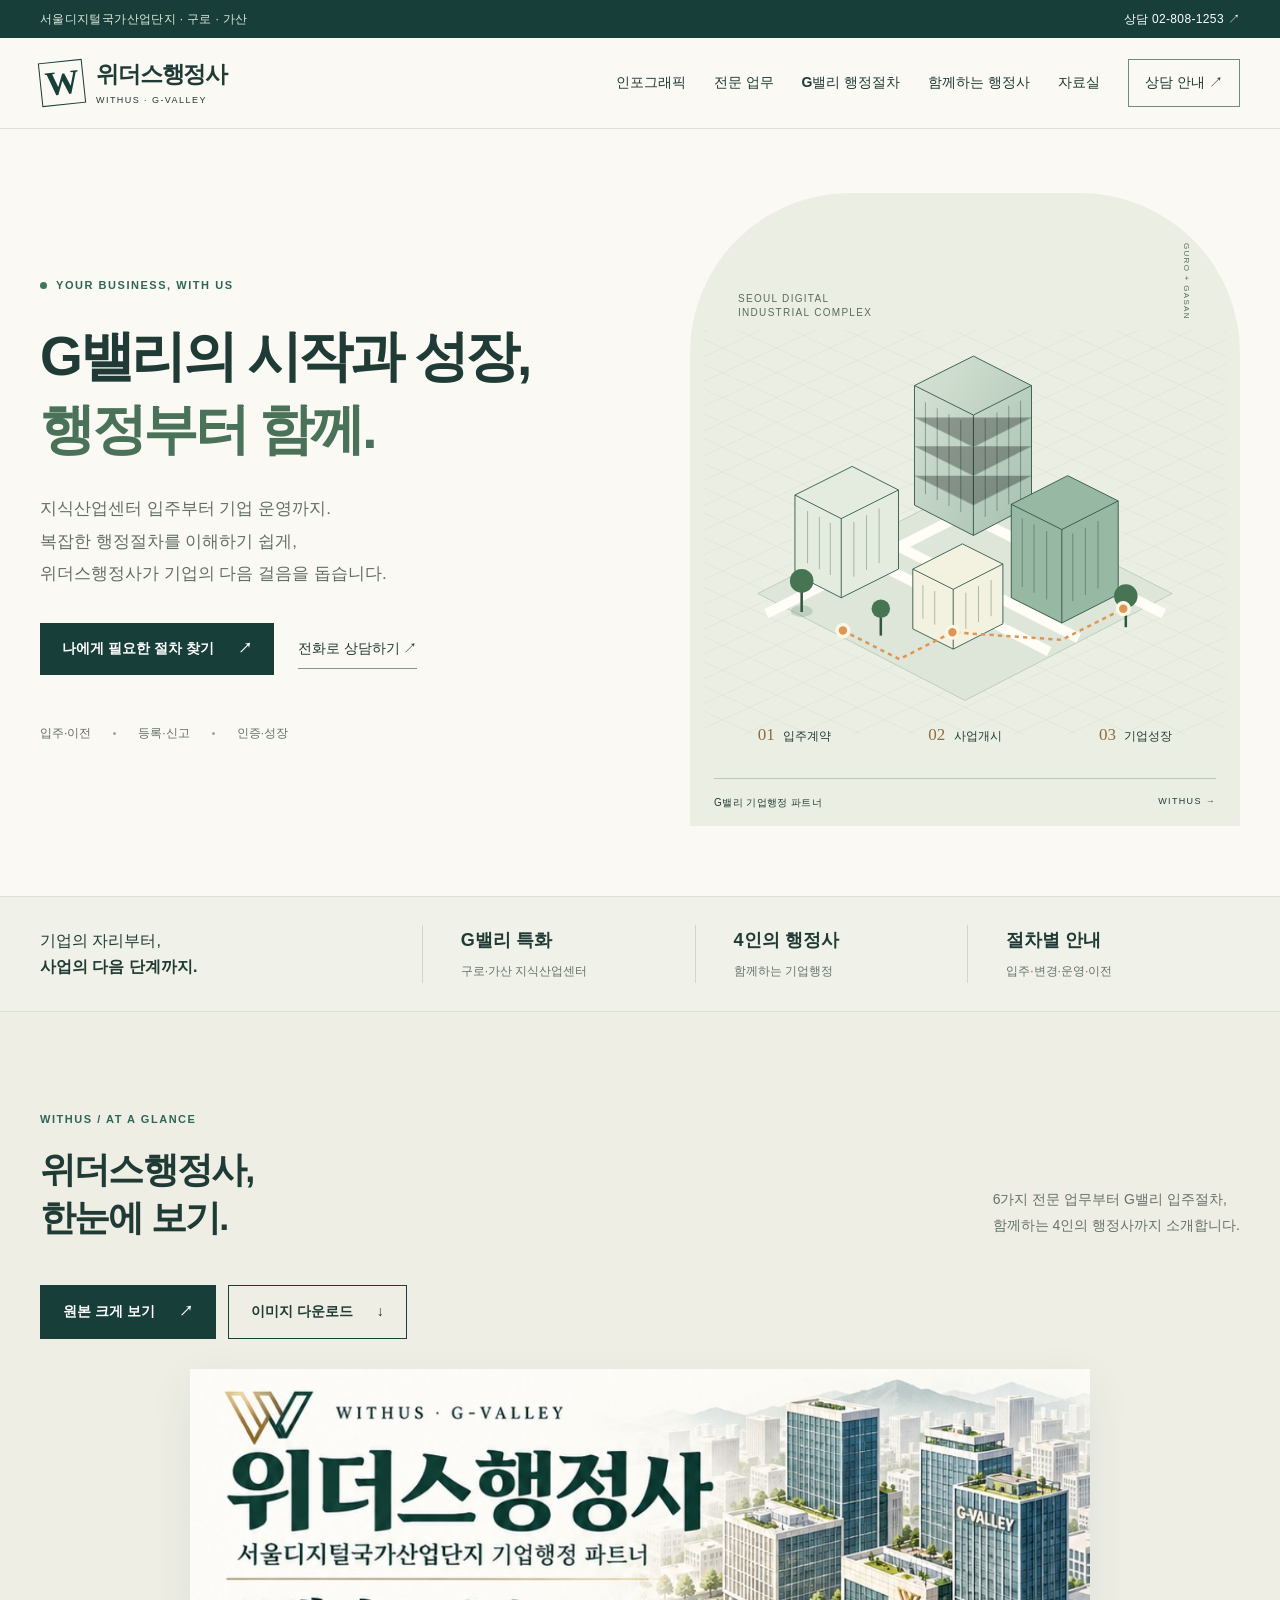
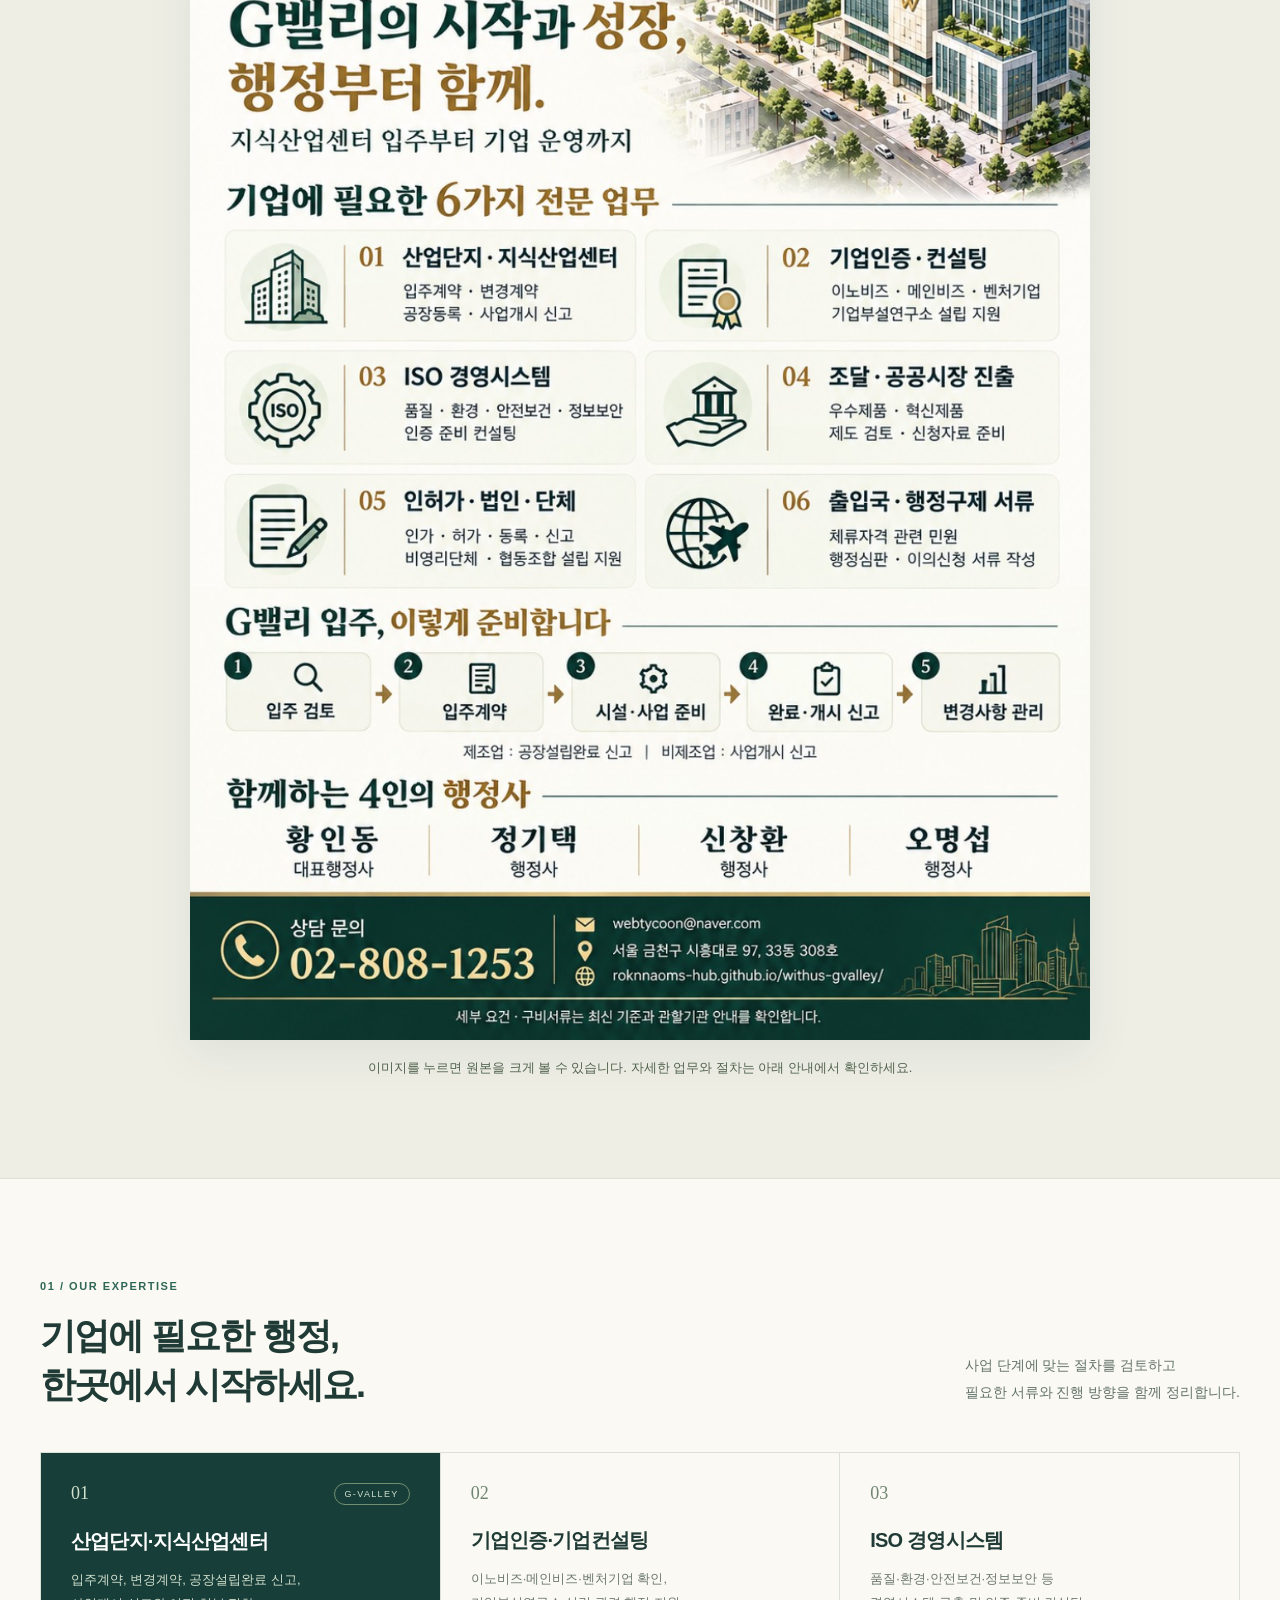
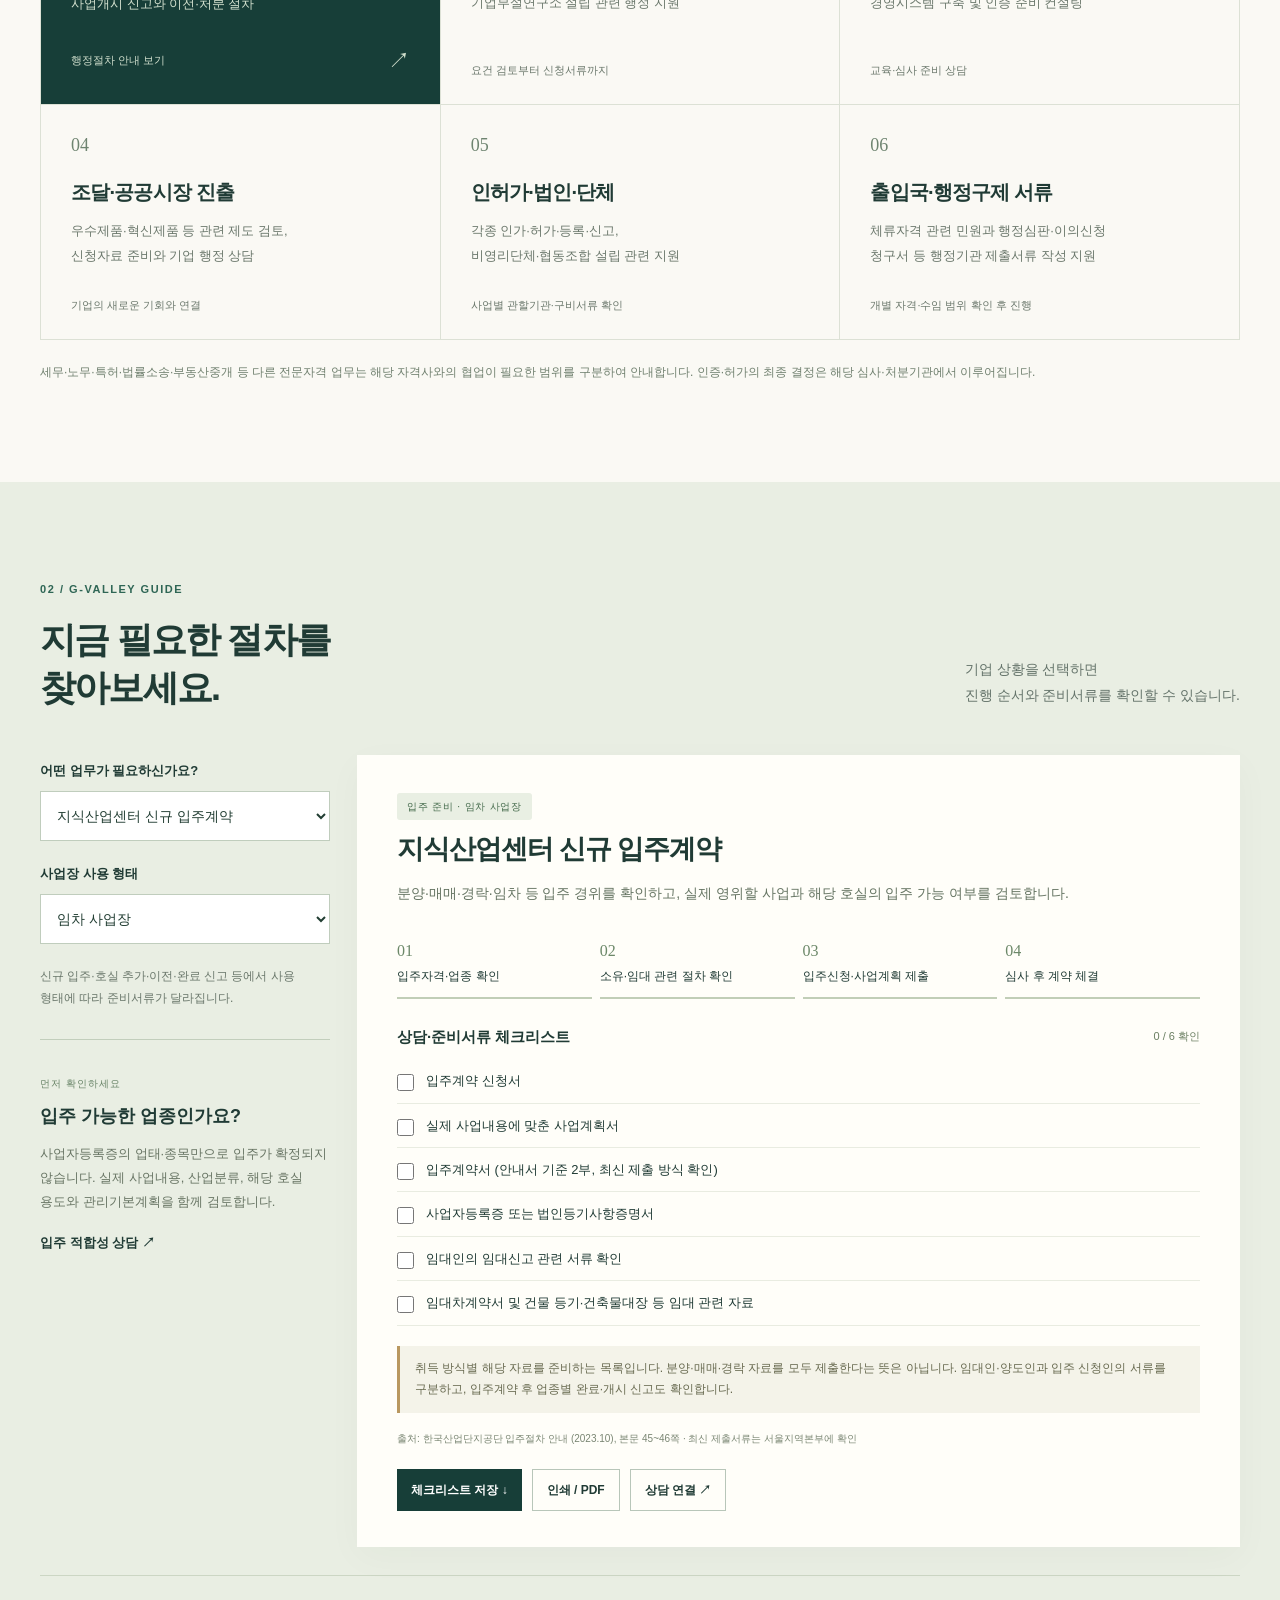
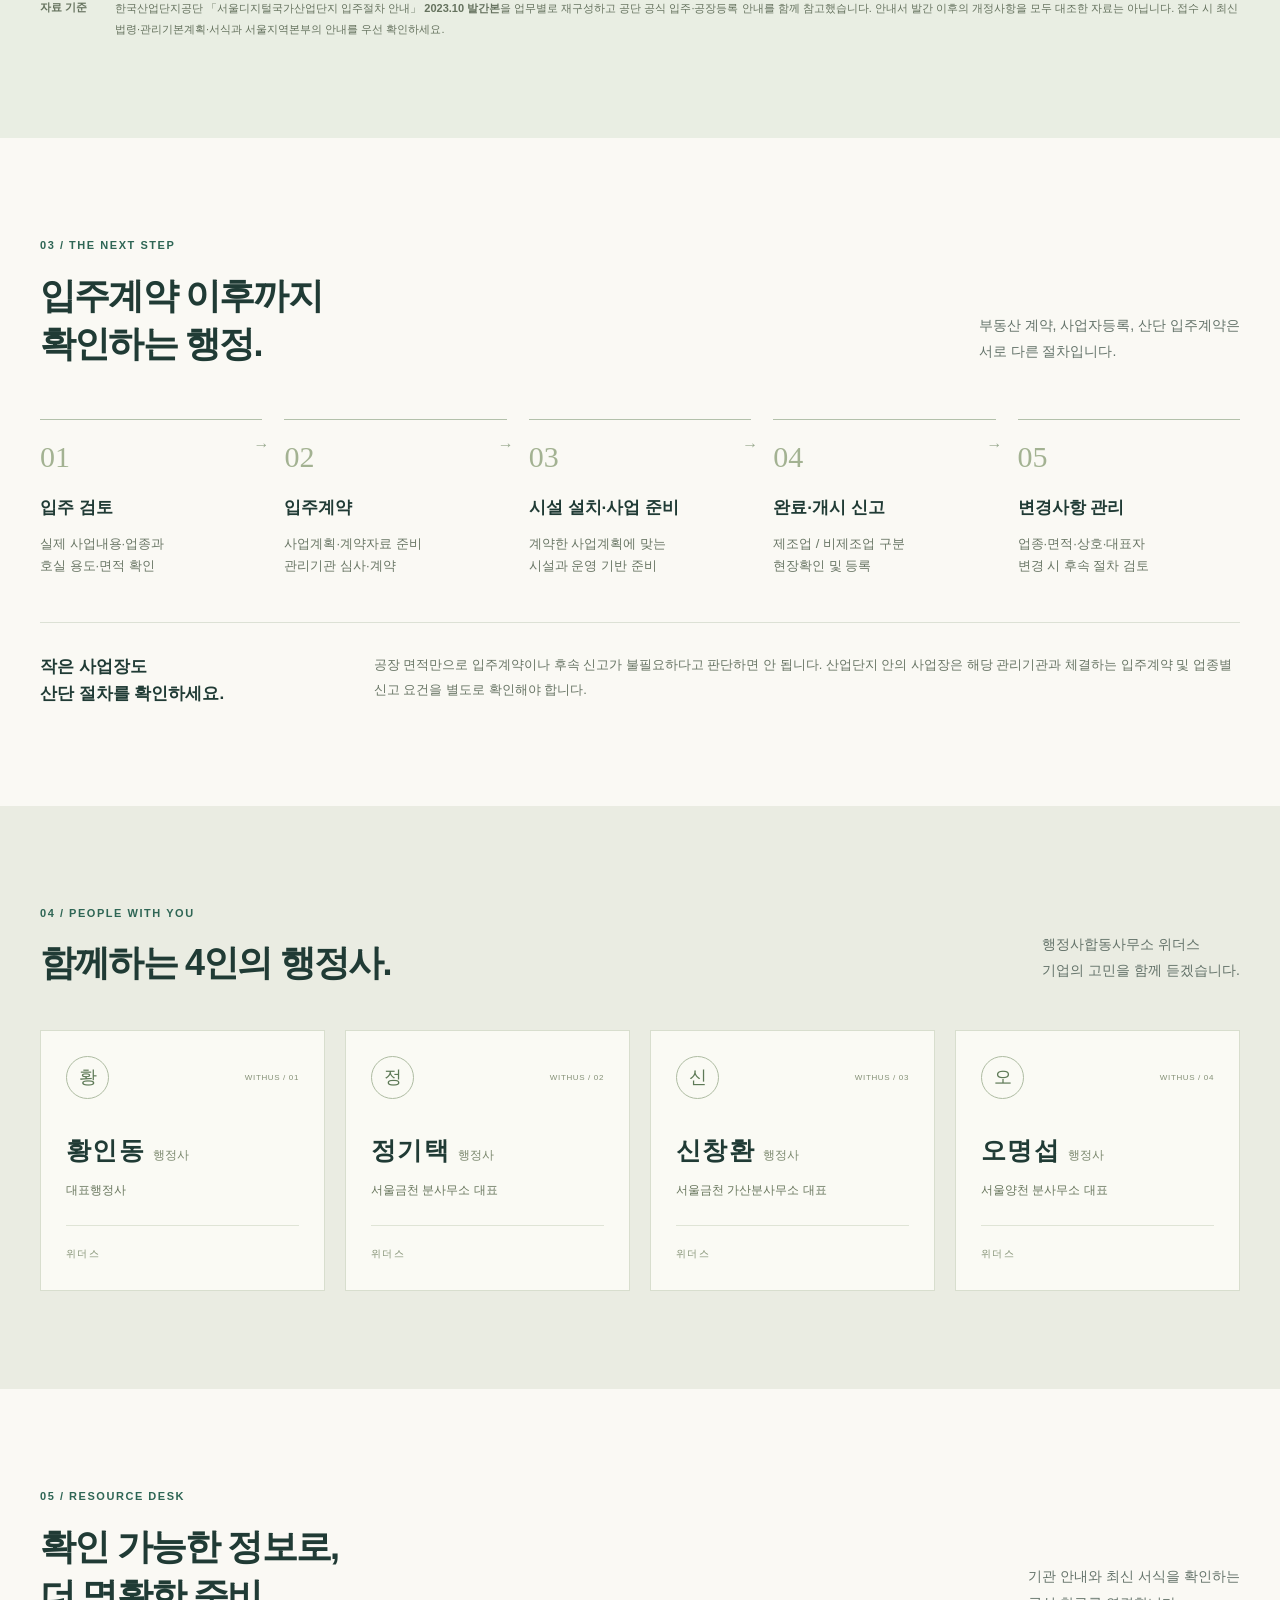
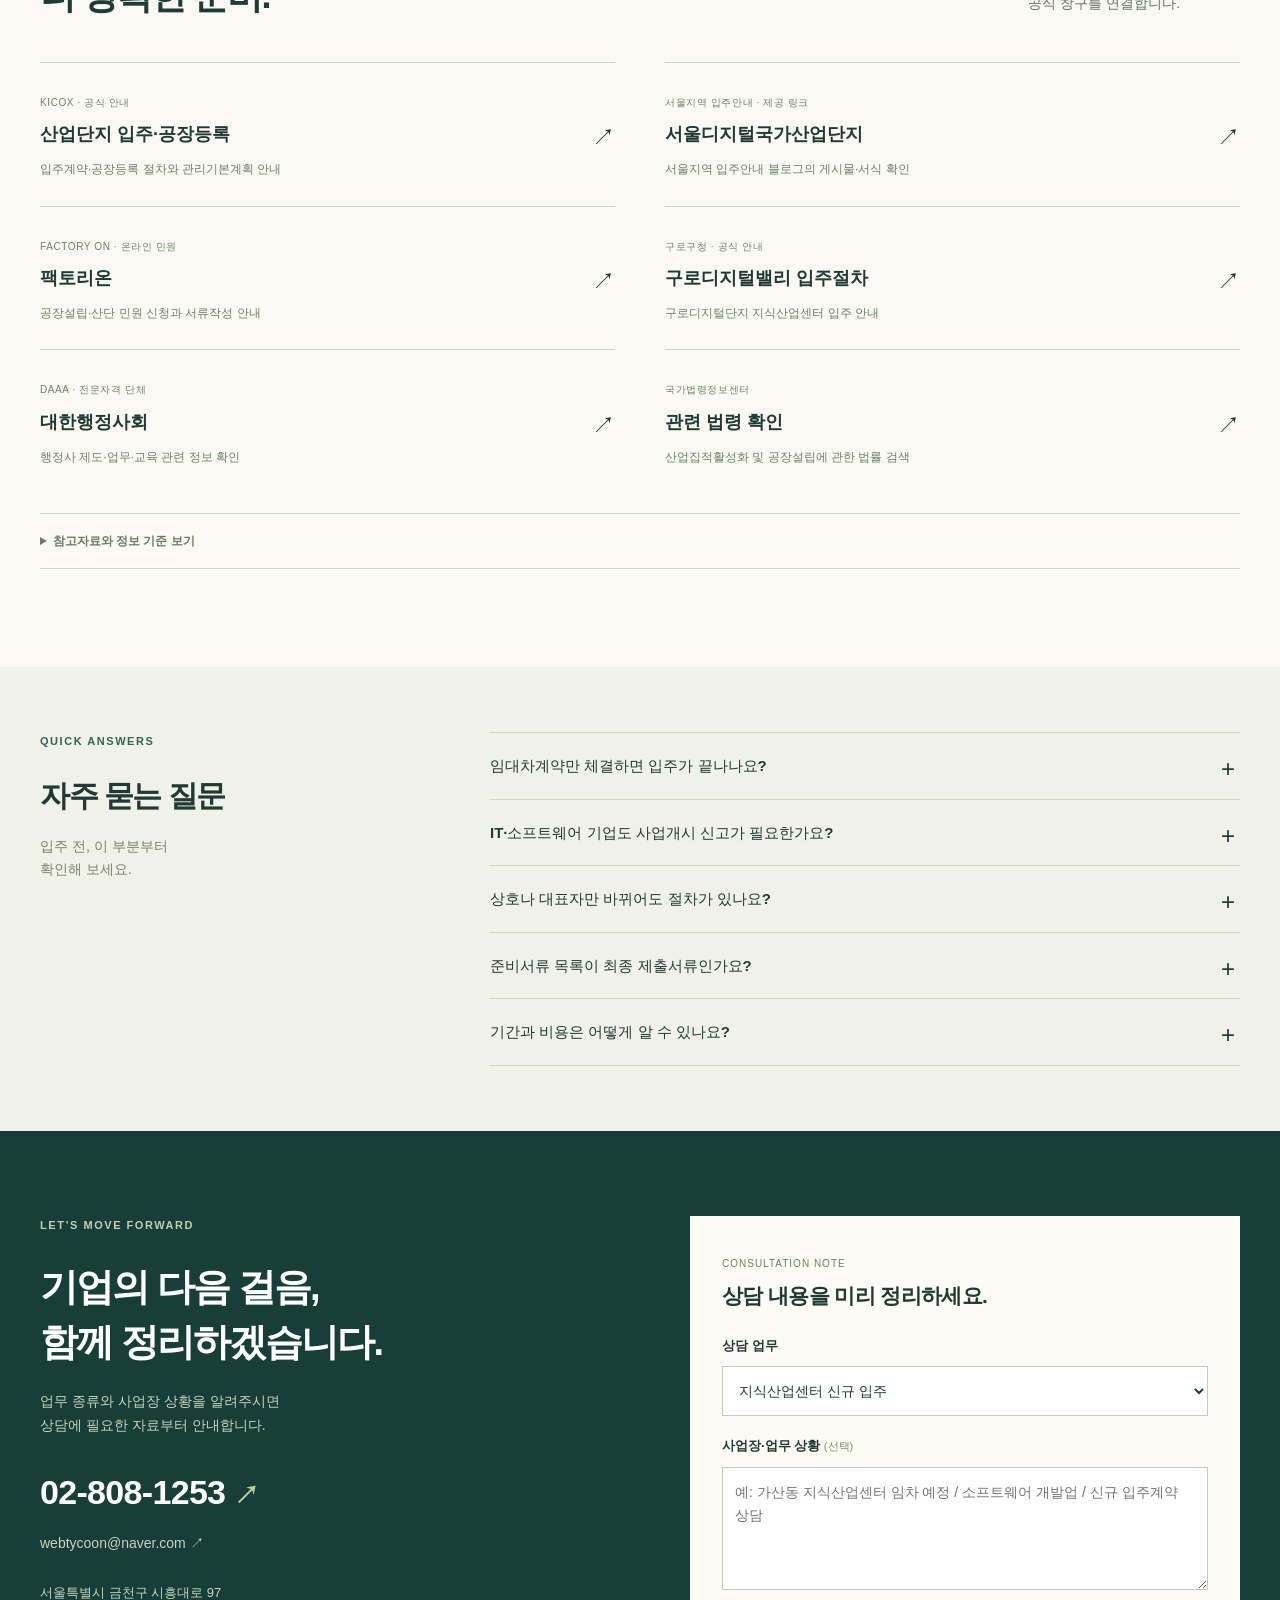
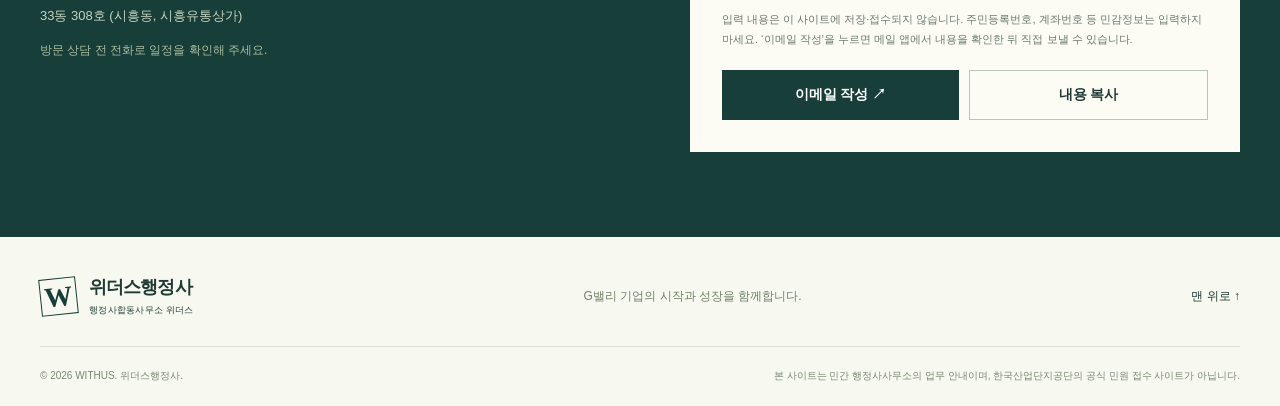
<file: index.html>
<!doctype html>
<html lang="ko">
<head>
  <meta charset="utf-8">
  <meta http-equiv="Content-Security-Policy" content="default-src 'self'; script-src 'self' ; style-src 'self' 'unsafe-inline'; img-src 'self' data: https:; font-src 'self' data:; connect-src 'self'; object-src 'none'; base-uri 'self'; form-action 'self'">
  <meta name="referrer" content="strict-origin-when-cross-origin">
  <meta name="viewport" content="width=device-width,initial-scale=1">
  <meta name="theme-color" content="#173e38">
  <title>위더스행정사 | G밸리·지식산업센터 기업행정</title>
  <meta name="description" content="서울디지털국가산업단지 G밸리 기업행정 파트너 위더스행정사. 지식산업센터 입주계약, 변경계약, 공장등록, 사업개시 신고와 기업인증·ISO 상담을 안내합니다.">
  <meta property="og:type" content="website">
  <meta property="og:title" content="위더스행정사 | G밸리의 시작과 성장을 함께">
  <meta property="og:description" content="지식산업센터 입주부터 기업행정까지, 필요한 절차를 명확하게 안내합니다.">
  <meta property="og:locale" content="ko_KR">
  <meta property="og:image" content="https://roknnaoms-hub.github.io/withus-gvalley/assets/withus-gvalley-infographic-20261019.jpg">
  <meta property="og:image:width" content="1087">
  <meta property="og:image:height" content="1536">
  <meta property="og:image:alt" content="위더스행정사 — 6가지 전문 업무, G밸리 입주 5단계, 함께하는 4인의 행정사">
  <meta name="twitter:card" content="summary_large_image">
  <link rel="icon" href="favicon.svg" type="image/svg+xml">
  <link rel="stylesheet" href="style.css?v=20261019">
  <script src="app.js" defer></script>
</head>
<body>
<a class="skip" href="#main">본문 바로가기</a>
<div class="topline"><div class="wrap">서울디지털국가산업단지 · 구로 · 가산 <a href="tel:028081253">상담 02-808-1253 <span aria-hidden="true">↗</span></a></div></div>
<header class="header">
 <div class="wrap navrow">
  <a class="brand" href="#home" aria-label="위더스행정사 처음으로"><span class="brand-mark" aria-hidden="true">W</span><span>위더스행정사<small>WITHUS · G-VALLEY</small></span></a>
  <button class="menu-button" aria-expanded="false" aria-controls="nav">메뉴 <span aria-hidden="true">☰</span></button>
  <nav id="nav" aria-label="주 메뉴"><a href="#infographic">인포그래픽</a><a href="#services">전문 업무</a><a href="#guide">G밸리 행정절차</a><a href="#team">함께하는 행정사</a><a href="#resources">자료실</a><a class="nav-cta" href="#contact">상담 안내 ↗</a></nav>
 </div>
</header>
<main id="main">
 <section class="hero wrap" id="home">
  <div class="hero-copy">
   <p class="eyebrow"><span class="dot"></span> YOUR BUSINESS, WITH US</p>
   <h1>G밸리의 시작과 성장,<br><em>행정부터 함께.</em></h1>
   <p class="lead">지식산업센터 입주부터 기업 운영까지.<br>복잡한 행정절차를 이해하기 쉽게,<br class="desktop-only"> 위더스행정사가 기업의 다음 걸음을 돕습니다.</p>
   <div class="actions"><a class="button primary" href="#guide">나에게 필요한 절차 찾기 <span>↗</span></a><a class="text-link" href="tel:028081253">전화로 상담하기 <span>↗</span></a></div>
   <div class="hero-foot"><span>입주·이전</span><i></i><span>등록·신고</span><i></i><span>인증·성장</span></div>
  </div>
  <div class="city-panel">
   <div class="city-heading"><span>SEOUL DIGITAL<br>INDUSTRIAL COMPLEX</span><span class="coordinate">GURO + GASAN</span></div>
   <svg class="city" viewBox="0 0 620 480" role="img" aria-labelledby="city-title"><title id="city-title">기업의 입주와 성장을 연결하는 도시 건축 일러스트</title>
    <defs><pattern id="grid" width="32" height="32" patternUnits="userSpaceOnUse" patternTransform="matrix(1 .46 -1 .46 310 65)"><path d="M32 0H0V32" fill="none" stroke="#c3cfc3" stroke-width=".6"/></pattern><pattern id="windows" width="15" height="23" patternUnits="userSpaceOnUse"><path d="M7 5v9" stroke="#8baba0" stroke-width="3"/></pattern><linearGradient id="tower" x2="1" y2="1"><stop stop-color="#d8e4d6"/><stop offset="1" stop-color="#a6bfaf"/></linearGradient></defs>
    <rect width="620" height="480" fill="url(#grid)"/>
    <path d="M64 313L310 188 556 313 310 440Z" fill="#dde6d9" stroke="#b7c9b8"/>
    <path d="M74 337L310 218 546 337M172 260L410 382M207 245L445 366" fill="none" stroke="#fffdf5" stroke-width="12"/>
    <g stroke="#244f42" stroke-linejoin="round"><path d="M250 208V66L320 31 389 66V208L320 244Z" fill="url(#tower)"/><path d="M250 66L320 101 389 66M320 101V244" fill="none"/><path d="M263 86v109m14-102v109m14-102v109m14-102v109M334 105v117m14-124v117m14-125v117m14-123v117" opacity=".5"/><path d="M250 104l70 35 69-35M250 138l70 35 69-35M250 173l70 35 69-35" opacity=".3"/>
    <path d="M108 290V196L176 162 231 190V284L163 318Z" fill="#e4ebdf"/><path d="M108 196l55 28 68-34M163 224v94" fill="none"/><path d="M123 215v62m14-55v62m13-55v62M178 228v65m15-73v65m15-73v65" opacity=".4"/>
    <path d="M365 318V207L432 173 492 203V314L425 348Z" fill="#97b8a2"/><path d="M365 207l60 30 67-34M425 237v111" fill="none"/><path d="M378 224v81m14-74v81m15-73v81M438 242v80m15-87v80m15-88v80" opacity=".5"/>
    <path d="M248 355V284L307 254 355 278V349L296 379Z" fill="#f3f1df"/><path d="M248 284l48 24 59-30M296 308v71" fill="none"/><path d="M260 303v40m14-33v40M311 312v43m15-51v43m15-50v43" opacity=".4"/></g>
    <g fill="#477452"><ellipse cx="116" cy="334" rx="13" ry="7" opacity=".2"/><path d="M116 335v-37" stroke="#315641" stroke-width="3"/><circle cx="116" cy="298" r="14"/><path d="M501 353v-37" stroke="#315641" stroke-width="3"/><circle cx="501" cy="316" r="14"/><path d="M210 363v-29" stroke="#315641" stroke-width="3"/><circle cx="210" cy="331" r="11"/></g>
    <path d="M165 357l67 34 63-32 130 9 73-37" fill="none" stroke="#df9654" stroke-width="3" stroke-dasharray="5 5"/><g fill="#df9654" stroke="#fff7e6" stroke-width="4"><circle cx="165" cy="357" r="7"/><circle cx="295" cy="359" r="7"/><circle cx="498" cy="331" r="7"/></g>
   </svg>
   <div class="city-caption"><span><b>01</b> 입주계약</span><span><b>02</b> 사업개시</span><span><b>03</b> 기업성장</span></div>
   <div class="city-note">G밸리 기업행정 파트너 <span>WITHUS →</span></div>
  </div>
 </section>
 <div class="intro-strip"><div class="wrap"><p>기업의 자리부터,<br><strong>사업의 다음 단계까지.</strong></p><div><b>G밸리 특화</b><span>구로·가산 지식산업센터</span></div><div><b>4인의 행정사</b><span>함께하는 기업행정</span></div><div><b>절차별 안내</b><span>입주·변경·운영·이전</span></div></div></div>


 <section class="infographic-section" id="infographic" aria-labelledby="infographic-title">
  <div class="section wrap">
   <div class="section-head">
    <div><p class="eyebrow">WITHUS / AT A GLANCE</p><h2 id="infographic-title">위더스행정사,<br>한눈에 보기.</h2></div>
    <p>6가지 전문 업무부터 G밸리 입주절차,<br>함께하는 4인의 행정사까지 소개합니다.</p>
   </div>
   <div class="infographic-actions">
    <a class="button primary" href="assets/withus-gvalley-infographic-20261019.jpg" target="_blank" rel="noopener noreferrer">원본 크게 보기 <span aria-hidden="true">↗</span><span class="visually-hidden"> (새 탭)</span></a>
    <a class="button" href="assets/withus-gvalley-infographic-20261019.jpg" download="위더스행정사_G밸리_인포그래픽.jpg">이미지 다운로드 <span aria-hidden="true">↓</span></a>
   </div>
   <figure class="infographic-figure">
    <a class="infographic-image-link" href="assets/withus-gvalley-infographic-20261019.jpg" target="_blank" rel="noopener noreferrer" aria-label="위더스행정사 인포그래픽 원본 크게 보기 (새 탭)">
     <img src="assets/withus-gvalley-infographic-20261019.jpg" width="1087" height="1536" loading="lazy" decoding="async" alt="위더스행정사. 서울디지털국가산업단지 기업행정 파트너. 6가지 전문 업무: 산업단지·지식산업센터, 기업인증·컨설팅, ISO 경영시스템, 조달·공공시장 진출, 인허가·법인·단체, 출입국·행정구제 서류. 입주 검토 → 입주계약 → 시설·사업 준비 → 완료·개시 신고 → 변경사항 관리. 황인동 대표행정사, 정기택·신창환·오명섭 행정사. 상담 02-808-1253, webtycoon@naver.com. 서울 금천구 시흥대로 97, 33동 308호.">
    </a>
    <figcaption>이미지를 누르면 원본을 크게 볼 수 있습니다. 자세한 업무와 절차는 아래 안내에서 확인하세요.</figcaption>
   </figure>
  </div>
 </section>

 <section class="section wrap" id="services">
  <div class="section-head"><div><p class="eyebrow">01 / OUR EXPERTISE</p><h2>기업에 필요한 행정,<br>한곳에서 시작하세요.</h2></div><p>사업 단계에 맞는 절차를 검토하고<br>필요한 서류와 진행 방향을 함께 정리합니다.</p></div>
  <div class="service-grid">
   <a class="service featured" href="#guide"><span class="service-no">01 <i>G-VALLEY</i></span><h3>산업단지·지식산업센터</h3><p>입주계약, 변경계약, 공장설립완료 신고,<br>사업개시 신고와 이전·처분 절차</p><span class="service-bottom">행정절차 안내 보기 <b>↗</b></span></a>
   <article class="service"><span class="service-no">02</span><h3>기업인증·기업컨설팅</h3><p>이노비즈·메인비즈·벤처기업 확인,<br>기업부설연구소 설립 관련 행정 지원</p><span class="service-bottom">요건 검토부터 신청서류까지</span></article>
   <article class="service"><span class="service-no">03</span><h3>ISO 경영시스템</h3><p>품질·환경·안전보건·정보보안 등<br>경영시스템 구축 및 인증 준비 컨설팅</p><span class="service-bottom">교육·심사 준비 상담</span></article>
   <article class="service"><span class="service-no">04</span><h3>조달·공공시장 진출</h3><p>우수제품·혁신제품 등 관련 제도 검토,<br>신청자료 준비와 기업 행정 상담</p><span class="service-bottom">기업의 새로운 기회와 연결</span></article>
   <article class="service"><span class="service-no">05</span><h3>인허가·법인·단체</h3><p>각종 인가·허가·등록·신고,<br>비영리단체·협동조합 설립 관련 지원</p><span class="service-bottom">사업별 관할기관·구비서류 확인</span></article>
   <article class="service"><span class="service-no">06</span><h3>출입국·행정구제 서류</h3><p>체류자격 관련 민원과 행정심판·이의신청<br>청구서 등 행정기관 제출서류 작성 지원</p><span class="service-bottom">개별 자격·수임 범위 확인 후 진행</span></article>
  </div>
  <p class="section-note">세무·노무·특허·법률소송·부동산중개 등 다른 전문자격 업무는 해당 자격사와의 협업이 필요한 범위를 구분하여 안내합니다. 인증·허가의 최종 결정은 해당 심사·처분기관에서 이루어집니다.</p>
 </section>

 <section class="guide-section" id="guide"><div class="wrap section">
  <div class="section-head"><div><p class="eyebrow">02 / G-VALLEY GUIDE</p><h2>지금 필요한 절차를<br>찾아보세요.</h2></div><p>기업 상황을 선택하면<br>진행 순서와 준비서류를 확인할 수 있습니다.</p></div>
  <div class="guide-layout">
   <aside class="guide-aside">
    <label for="procedure-select">어떤 업무가 필요하신가요?</label><select id="procedure-select" aria-controls="guide-result"></select>
    <label for="tenure">사업장 사용 형태</label><select id="tenure" aria-controls="guide-result"><option value="rent">임차 사업장</option><option value="own">자가 사업장</option></select>
    <p class="small">신규 입주·호실 추가·이전·완료 신고 등에서 사용 형태에 따라 준비서류가 달라집니다.</p>
    <div class="guide-help"><span class="tiny-label">먼저 확인하세요</span><h3>입주 가능한 업종인가요?</h3><p>사업자등록증의 업태·종목만으로 입주가 확정되지 않습니다. 실제 사업내용, 산업분류, 해당 호실 용도와 관리기본계획을 함께 검토합니다.</p><a href="#contact">입주 적합성 상담 ↗</a></div>
   </aside>
   <article class="guide-result" id="guide-result" aria-live="polite" aria-atomic="true">
    <noscript><h3>G밸리 입주 기본절차</h3><p>입주자격·업종 확인 → 사업계획과 신청서 준비 → 관리기관 심사·입주계약 → 시설 설치 → 제조업은 공장설립완료 신고, 비제조업은 사업개시 신고. 상세 준비서류 조회에는 JavaScript가 필요합니다.</p><a href="https://www.kicox.or.kr/contents/34">공단 공식 입주 안내</a></noscript>
   </article>
  </div>
  <div class="guide-basis"><span>자료 기준</span><p>한국산업단지공단 「서울디지털국가산업단지 입주절차 안내」 <b>2023.10 발간본</b>을 업무별로 재구성하고 공단 공식 입주·공장등록 안내를 함께 참고했습니다. 안내서 발간 이후의 개정사항을 모두 대조한 자료는 아닙니다. 접수 시 최신 법령·관리기본계획·서식과 서울지역본부의 안내를 우선 확인하세요.</p></div>
 </div></section>

 <section class="section wrap process-section">
  <div class="section-head"><div><p class="eyebrow">03 / THE NEXT STEP</p><h2>입주계약 이후까지<br>확인하는 행정.</h2></div><p>부동산 계약, 사업자등록, 산단 입주계약은<br>서로 다른 절차입니다.</p></div>
  <ol class="process"><li><span>01</span><h3>입주 검토</h3><p>실제 사업내용·업종과<br>호실 용도·면적 확인</p></li><li><span>02</span><h3>입주계약</h3><p>사업계획·계약자료 준비<br>관리기관 심사·계약</p></li><li><span>03</span><h3>시설 설치·사업 준비</h3><p>계약한 사업계획에 맞는<br>시설과 운영 기반 준비</p></li><li><span>04</span><h3>완료·개시 신고</h3><p>제조업 / 비제조업 구분<br>현장확인 및 등록</p></li><li><span>05</span><h3>변경사항 관리</h3><p>업종·면적·상호·대표자<br>변경 시 후속 절차 검토</p></li></ol>
  <div class="split-note"><b>작은 사업장도<br>산단 절차를 확인하세요.</b><p>공장 면적만으로 입주계약이나 후속 신고가 불필요하다고 판단하면 안 됩니다. 산업단지 안의 사업장은 해당 관리기관과 체결하는 입주계약 및 업종별 신고 요건을 별도로 확인해야 합니다.</p></div>
 </section>

 <section class="team-section" id="team"><div class="section wrap">
  <div class="section-head"><div><p class="eyebrow">04 / PEOPLE WITH YOU</p><h2>함께하는 4인의 행정사.</h2></div><p>행정사합동사무소 위더스<br>기업의 고민을 함께 듣겠습니다.</p></div>
  <div class="team-grid">
   <article class="person"><div class="person-top"><span class="monogram">황</span><span>WITHUS / 01</span></div><h3>황인동 <small>행정사</small></h3><p>대표행정사</p><div class="person-line"></div><span>위더스</span></article>
   <article class="person"><div class="person-top"><span class="monogram">정</span><span>WITHUS / 02</span></div><h3>정기택 <small>행정사</small></h3><p>서울금천 분사무소 대표</p><div class="person-line"></div><span>위더스</span></article>
   <article class="person"><div class="person-top"><span class="monogram">신</span><span>WITHUS / 03</span></div><h3>신창환 <small>행정사</small></h3><p>서울금천 가산분사무소 대표</p><div class="person-line"></div><span>위더스</span></article>
   <article class="person"><div class="person-top"><span class="monogram">오</span><span>WITHUS / 04</span></div><h3>오명섭 <small>행정사</small></h3><p>서울양천 분사무소 대표</p><div class="person-line"></div><span>위더스</span></article>
  </div>
 </div></section>

 <section class="section wrap" id="resources">
  <div class="section-head"><div><p class="eyebrow">05 / RESOURCE DESK</p><h2>확인 가능한 정보로,<br>더 명확한 준비.</h2></div><p>기관 안내와 최신 서식을 확인하는<br>공식 창구를 연결합니다.</p></div>
  <div class="resource-grid">
   <a target="_blank" rel="noopener noreferrer" href="https://www.kicox.or.kr/contents/34"><span class="resource-kind">KICOX · 공식 안내</span><h3>산업단지 입주·공장등록 <span>↗</span></h3><p>입주계약·공장등록 절차와 관리기본계획 안내</p></a>
   <a target="_blank" rel="noopener noreferrer" href="https://m.blog.naver.com/PostList.naver?blogId=kicoxs12&amp;tab=1"><span class="resource-kind">서울지역 입주안내 · 제공 링크</span><h3>서울디지털국가산업단지 <span>↗</span></h3><p>서울지역 입주안내 블로그의 게시물·서식 확인</p></a>
   <a target="_blank" rel="noopener noreferrer" href="https://www.factoryon.go.kr/"><span class="resource-kind">FACTORY ON · 온라인 민원</span><h3>팩토리온 <span>↗</span></h3><p>공장설립·산단 민원 신청과 서류작성 안내</p></a>
   <a target="_blank" rel="noopener noreferrer" href="https://www.guro.go.kr/www/contents.do?key=2851"><span class="resource-kind">구로구청 · 공식 안내</span><h3>구로디지털밸리 입주절차 <span>↗</span></h3><p>구로디지털단지 지식산업센터 입주 안내</p></a>
   <a target="_blank" rel="noopener noreferrer" href="https://daaa.or.kr/"><span class="resource-kind">DAAA · 전문자격 단체</span><h3>대한행정사회 <span>↗</span></h3><p>행정사 제도·업무·교육 관련 정보 확인</p></a>
   <a target="_blank" rel="noopener noreferrer" href="https://www.law.go.kr/"><span class="resource-kind">국가법령정보센터</span><h3>관련 법령 확인 <span>↗</span></h3><p>산업집적활성화 및 공장설립에 관한 법률 검색</p></a>
  </div>
  <details class="source-details"><summary>참고자료와 정보 기준 보기</summary><div><ul><li>업무·인물·사무소 연락처: 제공된 「기업행정 브로슈어-240513-1」 기준. 홈페이지 인물 구성은 요청에 따라 4인으로 반영했습니다.</li><li>행정절차 준비서류: 한국산업단지공단 「서울디지털국가산업단지 입주절차 안내」(2023.10), 본문 45~54쪽. 아래 절차별 화면에도 해당 쪽을 표시했습니다.</li><li>공식 절차 개요: 한국산업단지공단 ‘산업단지 입주, 공장등록’, 구로구청 ‘입주절차’. 웹자료 확인일: 2026.10.18.</li><li>제공된 서울지역 입주안내 블로그는 연결 주소를 확인했으며, 본문 전체와 최신 첨부서식은 이 페이지에 복제하지 않았습니다.</li></ul></div></details>
 </section>

 <section class="faq-section"><div class="wrap faq-layout"><div><p class="eyebrow">QUICK ANSWERS</p><h2>자주 묻는 질문</h2><p>입주 전, 이 부분부터<br>확인해 보세요.</p></div><div class="faq-list">
  <details><summary>임대차계약만 체결하면 입주가 끝나나요?</summary><p>부동산 임대차계약과 산업단지 관리기관의 입주계약은 별개입니다. 실제 업종과 입주자격을 검토한 후 관리기관의 입주계약 및 이후 완료·개시 신고 절차를 확인해야 합니다.</p></details>
  <details><summary>IT·소프트웨어 기업도 사업개시 신고가 필요한가요?</summary><p>안내서는 프로그래밍업·엔지니어링업 등 비제조업도 입주계약 당시 계획에 맞게 시설·장비를 설치하고 실제 사업을 영위하고 있음을 사업개시 신고로 확인받도록 안내합니다. 개별 업종의 적용 여부는 관리기관에 확인합니다.</p></details>
  <details><summary>상호나 대표자만 바뀌어도 절차가 있나요?</summary><p>입주계약 사항이 바뀌면 변경계약 대상인지 확인해야 합니다. 상호·대표자·업종·면적 등 변경 유형에 따라 사업자등록증, 법인등기사항증명서, 사업계획서 등 증빙이 달라집니다.</p></details>
  <details><summary>준비서류 목록이 최종 제출서류인가요?</summary><p>이 사이트의 목록은 상담·준비용 요약입니다. 법인·개인, 자가·임차, 신규·변경, 실제 사업내용에 따라 추가서류가 생길 수 있습니다. 접수 전에 서울지역본부의 최신 서식과 개별 안내를 확인합니다.</p></details>
  <details><summary>기간과 비용은 어떻게 알 수 있나요?</summary><p>업무 유형, 사업장과 제출자료 상태, 보완 필요 여부를 검토한 후 안내합니다. 공공기관의 민원 처리기간과 행정사의 업무 준비기간·수임료는 구분되며, 승인이나 일정한 처리 결과를 보장하지 않습니다.</p></details>
 </div></div></section>

 <section class="contact-section" id="contact"><div class="wrap contact-layout">
  <div><p class="eyebrow">LET’S MOVE FORWARD</p><h2>기업의 다음 걸음,<br>함께 정리하겠습니다.</h2><p>업무 종류와 사업장 상황을 알려주시면<br>상담에 필요한 자료부터 안내합니다.</p><a class="contact-phone" href="tel:028081253">02-808-1253 <span>↗</span></a><a class="contact-email" href="mailto:webtycoon@naver.com">webtycoon@naver.com ↗</a><address>서울특별시 금천구 시흥대로 97<br>33동 308호 (시흥동, 시흥유통상가)</address><p class="small contact-address-note">방문 상담 전 전화로 일정을 확인해 주세요.</p></div>
  <form class="consult-form" id="consult-form">
   <span class="tiny-label">CONSULTATION NOTE</span><h3>상담 내용을 미리 정리하세요.</h3>
   <label for="topic">상담 업무</label><select id="topic"><option>지식산업센터 신규 입주</option><option>입주계약 변경·이전</option><option>공장등록·사업개시 신고</option><option>임대·처분·계약 해지</option><option>기업인증·ISO·조달</option><option>인허가·출입국·기타</option></select>
   <label for="situation">사업장·업무 상황 <span>(선택)</span></label><textarea id="situation" rows="4" maxlength="1200" placeholder="예: 가산동 지식산업센터 임차 예정 / 소프트웨어 개발업 / 신규 입주계약 상담"></textarea>
   <p class="small">입력 내용은 이 사이트에 저장·접수되지 않습니다. 주민등록번호, 계좌번호 등 민감정보는 입력하지 마세요. ‘이메일 작성’을 누르면 메일 앱에서 내용을 확인한 뒤 직접 보낼 수 있습니다.</p>
   <div class="form-actions"><button type="submit" class="button primary">이메일 작성 ↗</button><button type="button" class="button outline" id="copy-consult">내용 복사</button></div>
   <p id="form-status" role="status" class="small"></p>
  </form>
 </div></section>
</main>
<footer><div class="wrap footer-main"><a class="brand" href="#home"><span class="brand-mark" aria-hidden="true">W</span><span>위더스행정사<small>행정사합동사무소 위더스</small></span></a><p>G밸리 기업의 시작과 성장을 함께합니다.</p><a href="#home">맨 위로 ↑</a></div><div class="wrap footer-bottom"><p>© 2026 WITHUS. 위더스행정사.</p><p>본 사이트는 민간 행정사사무소의 업무 안내이며, 한국산업단지공단의 공식 민원 접수 사이트가 아닙니다.</p></div></footer>
<div class="mobile-bottom"><a href="#guide">입주절차 찾기</a><a href="tel:028081253">전화 상담 ↗</a></div>
<div id="toast" role="status" aria-live="polite"></div>
</body>
</html>
</file>
<file: style.css>
@charset "UTF-8";
:root{--ink:#203b35;--forest:#173e38;--green:#2f6655;--muted:#64736a;--paper:#faf9f4;--line:#dce1d5;--sage:#e9eee3;--gold:#d8ab70;--white:#fff;--max:1200px}
*{box-sizing:border-box}html{scroll-behavior:smooth;scroll-padding-top:110px}body{margin:0;background:var(--paper);color:var(--ink);font-family:"Pretendard","Noto Sans KR","Apple SD Gothic Neo","Malgun Gothic",sans-serif;font-size:16px;line-height:1.7;word-break:keep-all;overflow-wrap:break-word}a{color:inherit;text-decoration:none}button,input,select,textarea{font:inherit}button,a,summary,select{-webkit-tap-highlight-color:transparent}button,select,summary{cursor:pointer}button{color:inherit}a:focus-visible,button:focus-visible,summary:focus-visible,input:focus-visible,select:focus-visible,textarea:focus-visible{outline:3px solid #b87730;outline-offset:5px}h1,h2,h3,p{margin:0}h1,h2,h3{line-height:1.35}button{border:0}svg{display:block;max-width:100%}.wrap{width:min(var(--max),calc(100% - 80px));margin:0 auto}.topline{background:var(--forest);color:#dfe9de;font-size:12px;letter-spacing:.03em}.topline .wrap{display:flex;justify-content:space-between;padding:9px 0}.topline a{color:#fff}.header{position:sticky;top:0;z-index:20;background:rgba(250,249,244,.97);border-bottom:1px solid var(--line);backdrop-filter:blur(12px)}.navrow{display:flex;align-items:center;justify-content:space-between;height:90px}.brand{display:inline-flex;align-items:center;gap:12px;font-size:23px;font-weight:750;letter-spacing:-.05em;line-height:1.2}.brand-mark{display:grid;place-items:center;width:44px;height:44px;border:1px solid var(--forest);color:var(--forest);font-family:Georgia,serif;font-size:34px;letter-spacing:-.1em;padding-right:3px;transform:rotate(-6deg)}.brand small{display:block;margin-top:7px;font-size:9px;letter-spacing:.16em;font-weight:500}.header nav{display:flex;align-items:center;gap:28px;font-size:14px;font-weight:550}.header nav>a:hover{color:#8b591e}.nav-cta{border:1px solid #718a79;padding:11px 16px}.menu-button{display:none;background:none}.skip{position:fixed;top:-100px;left:20px;z-index:50;background:white;padding:10px}.skip:focus{top:10px}.hero{display:grid;grid-template-columns:1.1fr 1fr;gap:45px;align-items:center;min-height:662px;padding-top:64px;padding-bottom:70px}.eyebrow{font-size:11px;letter-spacing:.14em;font-weight:700;color:var(--green);margin-bottom:25px;display:flex;align-items:center;gap:9px}.dot{width:7px;height:7px;background:#42755b;border-radius:50%}h1{font-size:clamp(37px,4.3vw,58px);letter-spacing:-.06em;font-weight:720;line-height:1.33}h1 em{font-style:normal;color:#4a7258}.lead{font-size:17px;line-height:1.9;color:#627064;margin:27px 0 33px}.actions{display:flex;align-items:center;gap:24px;flex-wrap:wrap}.button{display:inline-flex;align-items:center;justify-content:center;gap:24px;padding:14px 22px;font-size:14px;font-weight:600;min-height:50px;transition:.2s}.primary{background:var(--forest);color:#fff}.primary:hover{background:#2f6655}.outline{border:1px solid #b8c6b9;background:transparent}.outline:hover{background:#edf0e7}.text-link{font-size:14px;border-bottom:1px solid #839683;padding:8px 0}.hero-foot{display:flex;gap:22px;align-items:center;margin-top:48px;font-size:12px;color:#637163}.hero-foot i{width:3px;height:3px;background:#9aaa95;border-radius:50%}.city-panel{background:#ebefe3;border-radius:160px 160px 0 0;padding:50px 24px 0;overflow:hidden}.city-heading{display:flex;justify-content:space-between;align-items:flex-end;padding:0 24px;color:#596c57;line-height:1.4;font-size:10px;letter-spacing:.13em}.coordinate{writing-mode:vertical-rl;font-size:8px}.city{margin:10px -10px -30px;width:calc(100% + 20px);max-width:none}.city-caption{display:flex;justify-content:space-around;position:relative;font-size:12px;padding:17px 0 28px;gap:10px}.city-caption b{font-family:Georgia,serif;font-size:17px;color:#906c3e;margin-right:5px;font-weight:400}.city-note{border-top:1px solid #bac9b5;padding:15px 0;display:flex;justify-content:space-between;font-size:10px;letter-spacing:.04em}.city-note span{font-size:9px;letter-spacing:.15em}.intro-strip{border-top:1px solid var(--line);border-bottom:1px solid var(--line);background:#f0f2e9}.intro-strip .wrap{display:grid;grid-template-columns:1.4fr 1fr 1fr 1fr;align-items:center;padding:28px 0}.intro-strip p{font-size:16px;line-height:1.6}.intro-strip strong{font-weight:650}.intro-strip .wrap>div{border-left:1px solid #d0d8cb;padding-left:38px}.intro-strip b{display:block;font-size:18px;font-weight:650}.intro-strip span{font-size:12px;color:var(--muted)}.section{padding-top:98px;padding-bottom:98px}.section-head{display:flex;align-items:flex-end;justify-content:space-between;gap:40px;margin-bottom:42px}.section-head .eyebrow{margin-bottom:17px}h2{font-size:36px;font-weight:650;letter-spacing:-.05em}.section-head>p{font-size:14px;color:var(--muted);line-height:1.9;padding-bottom:4px}.service-grid{display:grid;grid-template-columns:repeat(3,1fr);border-left:1px solid var(--line);border-top:1px solid var(--line)}.service{padding:30px 30px 25px;border-right:1px solid var(--line);border-bottom:1px solid var(--line);min-height:235px;display:flex;flex-direction:column}.service-no{font:18px Georgia,serif;color:#6e8470;display:flex;justify-content:space-between;margin-bottom:23px}.service-no i{font:normal 9px sans-serif;letter-spacing:.15em;border:1px solid #718f72;border-radius:30px;padding:5px 10px}.service h3{font-size:20px;letter-spacing:-.04em;margin-bottom:13px}.service p{font-size:13px;line-height:1.9;color:#6b786c}.service-bottom{font-size:11px;color:#6b786c;display:flex;justify-content:space-between;align-items:center;margin-top:auto;padding-top:25px}.service-bottom b{font-size:22px;font-weight:400}.service.featured{background:var(--forest);color:#fff}.service.featured:hover{background:#254e43}.featured p,.featured .service-no,.featured .service-bottom{color:#d2e0ce}.section-note{font-size:12px;color:#70806f;margin-top:22px;line-height:1.8}.guide-section{background:var(--sage)}.guide-layout{display:grid;grid-template-columns:290px 1fr;gap:27px}.guide-aside{padding-top:5px}.guide-aside label,.consult-form label{display:block;font-size:13px;font-weight:600;margin-bottom:9px}.guide-aside select{margin-bottom:22px}select,textarea{width:100%;border:1px solid #c0cdbd;border-radius:0;background:#fff;padding:13px 12px;color:#223e33;font-size:14px;max-width:100%}select{padding-right:20px;min-height:50px}.small{font-size:12px;line-height:1.8;color:#6b786c}.guide-help{border-top:1px solid #c2cebc;margin-top:30px;padding-top:28px}.tiny-label{font-size:10px;letter-spacing:.1em;color:#668265}.guide-help h3{font-size:18px;margin:9px 0 13px}.guide-help p{font-size:13px;color:#687564;line-height:1.85}.guide-help a{display:block;font-size:13px;margin-top:18px;font-weight:600}.guide-result{background:#fffef9;padding:36px 40px;box-shadow:0 10px 35px #1c372b08;min-height:610px}.guide-result h3{font-size:27px;margin:11px 0 14px;letter-spacing:-.04em}.result-subtitle{font-size:14px;color:#667563;line-height:1.85}.result-badge{font-size:10px;letter-spacing:.08em;color:#456b4c;background:#e9efe3;border-radius:3px;padding:5px 10px;display:inline-block}.mini-flow{display:flex;gap:8px;list-style:none;padding:0;margin:25px 0;counter-reset:flow;flex-wrap:wrap}.mini-flow li{counter-increment:flow;flex:1;min-width:100px;font-size:12px;border-bottom:2px solid #c1ceb7;padding:10px 0}.mini-flow li:before{content:"0" counter(flow);display:block;font:16px Georgia,serif;color:#6c8869;margin-bottom:6px}.doc-heading{display:flex;justify-content:space-between;gap:12px;align-items:center;margin:24px 0 10px}.doc-heading h4{margin:0;font-size:15px}.doc-heading span{font-size:11px;color:#6b7f62}.checklist{list-style:none;padding:0;margin:0}.checklist li{border-bottom:1px solid #e9ece1}.checklist label{display:flex;gap:12px;align-items:flex-start;padding:11px 0;font-size:13px;cursor:pointer;line-height:1.65}.checklist input{margin:4px 0 0;accent-color:#345d43;width:17px;height:17px;flex-shrink:0}.checklist input:checked+span{color:#83907c;text-decoration:line-through}.result-note{background:#f4f3e9;border-left:3px solid #b99860;padding:12px 15px;font-size:12px;color:#686a50;margin-top:20px;line-height:1.8}.result-source{font-size:10px;color:#7a8673;margin-top:17px}.result-actions{display:flex;flex-wrap:wrap;gap:10px;margin-top:22px}.result-actions .button{font-size:12px;padding:10px 14px;min-height:42px;gap:8px}.guide-basis{display:flex;gap:28px;border-top:1px solid #ccd6c4;margin-top:28px;padding-top:22px;font-size:11px;color:#65725e}.guide-basis>span{flex-shrink:0;font-weight:700}.guide-basis p{line-height:1.9}.process{display:grid;grid-template-columns:repeat(5,1fr);list-style:none;padding:0;gap:22px;margin-top:50px}.process li{border-top:1px solid #b3c1ab;padding-top:20px;position:relative}.process li:not(:last-child):after{content:'→';position:absolute;right:-15px;top:11px;color:#9aab90;background:var(--paper);padding:0 8px}.process li>span{font:30px Georgia,serif;color:#a3b292}.process h3{font-size:17px;margin:22px 0 13px}.process p{font-size:13px;color:#697665}.split-note{display:grid;grid-template-columns:1fr 3fr;gap:45px;border-top:1px solid var(--line);margin-top:45px;padding-top:30px}.split-note b{font-size:17px;line-height:1.6}.split-note p{font-size:13px;color:#687565;line-height:1.9}.team-section{background:#eaece2}.team-grid{display:grid;grid-template-columns:repeat(4,1fr);gap:20px}.person{padding:25px;background:#fafaf4;border:1px solid #d8dece;min-height:245px}.person-top{display:flex;justify-content:space-between;align-items:center;margin-bottom:35px}.person-top>span:last-child{font-size:8px;letter-spacing:.08em;color:#849076}.monogram{display:grid;place-items:center;border:1px solid #aebca2;width:43px;height:43px;border-radius:50%;font-size:18px;font-weight:500;font-family:serif;color:#5d7956}.person h3{font-size:25px;letter-spacing:.05em}.person h3 small{font-size:12px;letter-spacing:0;font-weight:400;color:#7b886e}.person p{font-size:12px;color:#69775e;margin-top:12px}.person-line{height:1px;background:#dfe4d6;margin:25px 0 12px}.person>span{font-size:10px;color:#829073;letter-spacing:.14em}.resource-grid{display:grid;grid-template-columns:repeat(2,1fr);column-gap:50px}.resource-grid>a{border-top:1px solid #cbd5c1;padding:24px 0 26px;transition:.2s}.resource-grid>a:hover{padding-left:12px;background:#f0f2e9}.resource-kind{font-size:10px;color:#718367;letter-spacing:.06em}.resource-grid h3{font-size:18px;margin:8px 0 6px;display:flex;justify-content:space-between;gap:15px}.resource-grid h3 span{font-size:23px;font-weight:400}.resource-grid p{font-size:12px;color:#728067}.source-details{border-top:1px solid #d0d9c6;border-bottom:1px solid #d0d9c6;margin-top:20px;font-size:12px;color:#6e7c65}.source-details summary{padding:17px 0;font-weight:600}.source-details div{padding:0 0 18px}.source-details li{margin:8px 0}.source-details ul{padding-left:20px}.source-details a{text-decoration:underline}.faq-section{background:#f0f1e9;padding:65px 0}.faq-layout{display:grid;grid-template-columns:1fr 2fr;gap:75px}.faq-layout h2{font-size:30px}.faq-layout>div>p:last-child{font-size:14px;color:#79836e;margin-top:18px}.faq-list details{border-bottom:1px solid #d0d9c6}.faq-list details:first-child{border-top:1px solid #d0d9c6}.faq-list summary{list-style:none;padding:20px 30px 20px 0;position:relative;font-size:15px;font-weight:550}.faq-list summary::-webkit-details-marker{display:none}.faq-list summary:after{content:'+';position:absolute;right:5px;top:16px;font-size:24px;font-weight:300}.faq-list details[open] summary:after{content:'−'}.faq-list details p{padding:0 22px 22px 0;font-size:13px;color:#627157;line-height:1.9}.contact-section{background:var(--forest);color:white;padding:85px 0}.contact-layout{display:grid;grid-template-columns:1fr 1fr;gap:100px}.contact-section .eyebrow{color:#bfd1ad}.contact-section h2{font-size:38px;line-height:1.45}.contact-section h2+p{color:#c6d4bd;font-size:14px;margin:20px 0 27px}.contact-phone{font-size:34px;letter-spacing:-.02em;font-weight:600;display:block}.contact-phone span{color:#bacb9c;font-size:25px}.contact-email{color:#c6d4bd;font-size:14px;display:block;margin:10px 0 25px}.contact-section address{font-style:normal;color:#c6d4bd;font-size:13px;line-height:1.8}.contact-address-note{color:#a9bc9f;margin-top:12px}.consult-form{background:#fcfcf5;padding:32px;color:var(--ink);align-self:start}.consult-form h3{font-size:21px;margin:7px 0 25px;letter-spacing:-.03em}.consult-form label{margin-top:19px}.consult-form label span{font-weight:400;color:#7c8973;font-size:11px}.consult-form textarea{resize:vertical;min-height:120px}.consult-form .small{margin:12px 0;font-size:11px}.form-actions{display:flex;gap:10px;margin-top:20px}.form-actions .button{flex:1;padding:12px 10px}.consult-form #form-status:empty{display:none}footer{background:#f7f8f0;padding:40px 0 22px}.footer-main{display:flex;align-items:center;justify-content:space-between;gap:30px}.footer-main .brand{font-size:18px}.footer-main .brand-mark{width:37px;height:37px;font-size:28px}.footer-main .brand small{font-size:9px;letter-spacing:.03em}.footer-main>p{font-size:12px;color:#728067}.footer-main>a:last-child{font-size:12px}.footer-bottom{display:flex;justify-content:space-between;gap:30px;border-top:1px solid var(--line);margin-top:30px;padding-top:20px;font-size:10px;color:#7a8671}.mobile-bottom{display:none}#toast{position:fixed;bottom:25px;left:50%;transform:translateX(-50%);padding:13px 24px;color:white;background:#203b35;box-shadow:0 5px 25px #0002;font-size:13px;z-index:100;max-width:90%;opacity:0;pointer-events:none;transition:.2s}#toast.show{opacity:1}
@media(min-width:1500px){.hero{min-height:720px}.city-panel{padding-top:60px}.city{margin-bottom:-15px}}
@media(max-width:1100px){.wrap{width:calc(100% - 50px)}.header nav{gap:18px;font-size:12px}.brand{font-size:20px}.hero{gap:20px}.hero .actions{gap:15px}.hero .button{font-size:12px;padding:13px 16px}.hero .text-link{font-size:12px}.service{padding:25px}.service h3{font-size:18px}.team-grid{gap:12px}.person{padding:20px}.person p{font-size:11px}.contact-layout{gap:45px}.guide-layout{grid-template-columns:250px 1fr}.guide-result{padding:30px}.intro-strip .wrap>div{padding-left:24px}}
@media(max-width:820px){.header nav{display:none;position:absolute;left:0;right:0;top:76px;background:var(--paper);padding:20px 25px;border-bottom:1px solid var(--line);box-shadow:0 10px 12px #0001}.header nav.open{display:flex;flex-direction:column;align-items:stretch;gap:0}.header nav a{padding:12px;font-size:15px}.nav-cta{margin-top:10px}.menu-button{display:block;font-size:13px;padding:12px 0 12px 16px}.menu-button span{margin-left:8px}.navrow{height:76px}.hero{grid-template-columns:1fr 1fr;padding-top:45px;padding-bottom:50px;min-height:580px;gap:22px}.hero h1{font-size:38px}.lead{font-size:15px}.hero-foot{gap:15px}.city-panel{padding:40px 15px 0;border-radius:130px 130px 0 0}.city-heading{padding:0 15px;font-size:8px}.city-caption{font-size:10px}.city-caption b{font-size:14px}.city-note{font-size:8px}.city-note span{font-size:7px}.section{padding:70px 0}h2{font-size:30px}.section-head>p{font-size:12px}.service-grid{grid-template-columns:repeat(2,1fr)}.guide-layout{grid-template-columns:1fr}.guide-aside{display:grid;grid-template-columns:1fr 1fr;gap:0 20px}.guide-aside label:first-child{grid-column:1;grid-row:1}.guide-aside select:nth-child(2){grid-column:1;grid-row:2}.guide-aside label:nth-child(3){grid-column:2;grid-row:1}.guide-aside select:nth-child(4){grid-column:2;grid-row:2}.guide-aside>.small{grid-column:1/-1}.guide-help{grid-column:1/-1;margin-top:18px;padding-top:18px;display:none}.guide-result{min-height:0}.process{gap:18px}.process h3{font-size:14px}.process p{font-size:11px}.process li>span{font-size:26px}.team-grid{grid-template-columns:repeat(2,1fr);gap:20px}.person{padding:28px}.person p{font-size:13px}.faq-layout{grid-template-columns:1fr 2fr;gap:30px}.faq-list summary{font-size:14px}.contact-layout{gap:30px}.contact-section h2{font-size:30px}.contact-phone{font-size:28px}.consult-form{padding:26px}.consult-form h3{font-size:18px}.contact-section{padding:65px 0}.intro-strip b{font-size:16px}.intro-strip span{font-size:10px}.intro-strip p{font-size:14px}}
@media(max-width:600px){html{scroll-padding-top:85px}.wrap{width:calc(100% - 40px)}.topline{font-size:9px}.topline .wrap{padding:7px 0}.brand{font-size:19px}.brand-mark{width:38px;height:38px;font-size:29px}.brand small{font-size:8px}.hero{grid-template-columns:1fr;gap:35px;padding-top:42px;padding-bottom:38px}.hero h1{font-size:39px;line-height:1.34}.hero .eyebrow{font-size:9px;margin-bottom:20px}.hero .lead{margin:23px 0 27px;font-size:15px}.desktop-only{display:none}.hero-foot{margin-top:28px;font-size:11px;gap:18px}.hero .actions{gap:20px}.hero .button{font-size:12px;padding:14px 16px}.hero .text-link{font-size:12px}.city-panel{max-width:420px;width:100%;margin:auto;padding-top:35px;border-radius:150px 150px 0 0}.city-heading{font-size:9px;padding:0 24px}.city{width:100%;margin:-2px 0 -35px}.city-caption{padding-bottom:22px;font-size:11px}.city-note{font-size:9px;padding:12px 0}.intro-strip .wrap{grid-template-columns:repeat(3,1fr);padding:25px 0}.intro-strip p{grid-column:1/-1;margin-bottom:20px;font-size:16px}.intro-strip p br{display:none}.intro-strip .wrap>div{padding-left:13px}.intro-strip .wrap>div:nth-child(2){padding:0;border:0}.intro-strip b{font-size:14px}.intro-strip span{font-size:9px}.section{padding:58px 0}.section-head{display:block;margin-bottom:30px}.section-head .eyebrow{font-size:9px;margin-bottom:14px}.section-head>p{margin-top:20px;font-size:13px}h2{font-size:29px}.service{padding:22px 18px;min-height:225px}.service h3{font-size:17px}.service p{font-size:12px}.service p br{display:none}.service-bottom{font-size:10px}.service-no{font-size:16px}.service-no i{font-size:7px;padding:5px 7px}.section-note{font-size:11px}.guide-aside{gap:0 12px}.guide-aside label{font-size:12px}.guide-aside select{font-size:12px;padding:12px 7px}.guide-result{padding:25px 20px}.guide-result h3{font-size:23px}.result-subtitle{font-size:13px}.mini-flow{gap:10px}.mini-flow li{min-width:80px;font-size:11px}.checklist label{font-size:12px}.result-note{font-size:11px}.result-actions .button{font-size:11px;padding:10px}.guide-basis{display:block}.guide-basis>span{display:block;margin-bottom:8px}.guide-basis p{font-size:10px}.process{grid-template-columns:1fr;gap:0;margin-top:10px}.process li{display:grid;grid-template-columns:46px 1fr 1fr;align-items:center;padding:20px 0;gap:10px}.process li:not(:last-child):after{display:none}.process li>span{font-size:25px}.process h3{margin:0;font-size:15px}.process p{font-size:12px}.split-note{grid-template-columns:1fr;gap:14px;margin-top:15px;padding-top:24px}.split-note b br{display:none}.split-note b{font-size:16px}.split-note p{font-size:12px}.team-grid{gap:12px}.person{padding:20px 15px;min-height:210px}.person-top{margin-bottom:26px}.person-top>span:last-child{font-size:7px}.monogram{width:35px;height:35px;font-size:16px}.person h3{font-size:23px}.person h3 small{display:block;margin-top:8px;font-size:11px}.person p{font-size:11px}.person-line{margin-top:18px}.resource-grid{grid-template-columns:1fr;gap:0}.resource-grid h3{font-size:17px}.resource-grid>a{padding:19px 0 23px}.source-details{font-size:11px}.faq-section{padding:50px 0}.faq-layout{grid-template-columns:1fr;gap:24px}.faq-layout>div>p:last-child{display:none}.faq-layout .eyebrow{font-size:9px;margin-bottom:14px}.faq-layout h2{font-size:27px}.faq-list summary{font-size:14px}.faq-list details p{font-size:12px}.contact-layout{grid-template-columns:1fr;gap:35px}.contact-section{padding:55px 0}.contact-section .eyebrow{font-size:9px}.contact-section h2{font-size:31px}.contact-phone{font-size:34px}.consult-form{padding:25px 20px}.consult-form h3{font-size:20px}.footer-main{flex-wrap:wrap;gap:20px}.footer-main>p{display:none}.footer-main .brand{font-size:17px}.footer-bottom{display:block}.footer-bottom p:last-child{margin-top:12px}footer{padding-bottom:90px}.mobile-bottom{position:fixed;bottom:0;left:0;right:0;display:grid;grid-template-columns:1fr 1fr;background:#fff;z-index:25;padding-bottom:env(safe-area-inset-bottom);box-shadow:0 -3px 14px #0001}.mobile-bottom a{padding:14px;text-align:center;font-size:13px;font-weight:600}.mobile-bottom a:last-child{background:var(--forest);color:white}#toast{bottom:75px;width:max-content;max-width:90%;font-size:12px}}
@media(prefers-reduced-motion:reduce){html{scroll-behavior:auto}*,*:before,*:after{transition:none!important}}
@media print{body{background:white;font-size:11pt}.topline,.header,.hero,.intro-strip,#services,.guide-aside,.guide-basis,.process-section,.team-section,#resources,.faq-section,.contact-section,footer,.mobile-bottom,.result-actions,#toast{display:none!important}.guide-section{background:white}.section{padding:0}.wrap{width:100%}.guide-layout{display:block}.guide-result{box-shadow:none;padding:0;min-height:0}.section-head{margin:0 0 15px}.section-head h2{font-size:22pt}.section-head p{display:none}.section-head h2 br{display:none}.checklist label{font-size:11pt}.checklist li{break-inside:avoid}.guide-result h3{font-size:18pt}.mini-flow{margin:15px 0}.result-note,.result-source{font-size:10pt}}

/* Withus infographic: preserve the supplied image's full aspect ratio. */
.visually-hidden{position:absolute;width:1px;height:1px;padding:0;margin:-1px;overflow:hidden;clip:rect(0,0,0,0);white-space:nowrap;border:0}
.infographic-section{background:#eeeee5;border-bottom:1px solid var(--line)}
.infographic-actions{display:flex;flex-wrap:wrap;gap:12px;margin:0 0 30px}
.infographic-actions .button{border:1px solid var(--forest)}
.infographic-figure{max-width:900px;margin:0 auto}
.infographic-image-link{display:block;background:#fffdf6;box-shadow:0 14px 45px #173e3812;cursor:zoom-in}
.infographic-image-link:focus-visible{outline:3px solid #946d25;outline-offset:6px}
.infographic-image-link img{display:block;width:100%;height:auto}
.infographic-figure figcaption{margin-top:16px;text-align:center;font-size:13px;color:#52634e;line-height:1.8}
@media(max-width:1100px) and (min-width:821px){.header nav{gap:12px;font-size:11px}}
@media(max-width:600px){.infographic-actions{gap:10px;margin-bottom:24px}.infographic-actions .button{font-size:12px;padding:12px 15px;gap:10px}.infographic-figure figcaption{font-size:12px;text-align:left}}
@media print{.infographic-section{display:none!important}}
</file>
